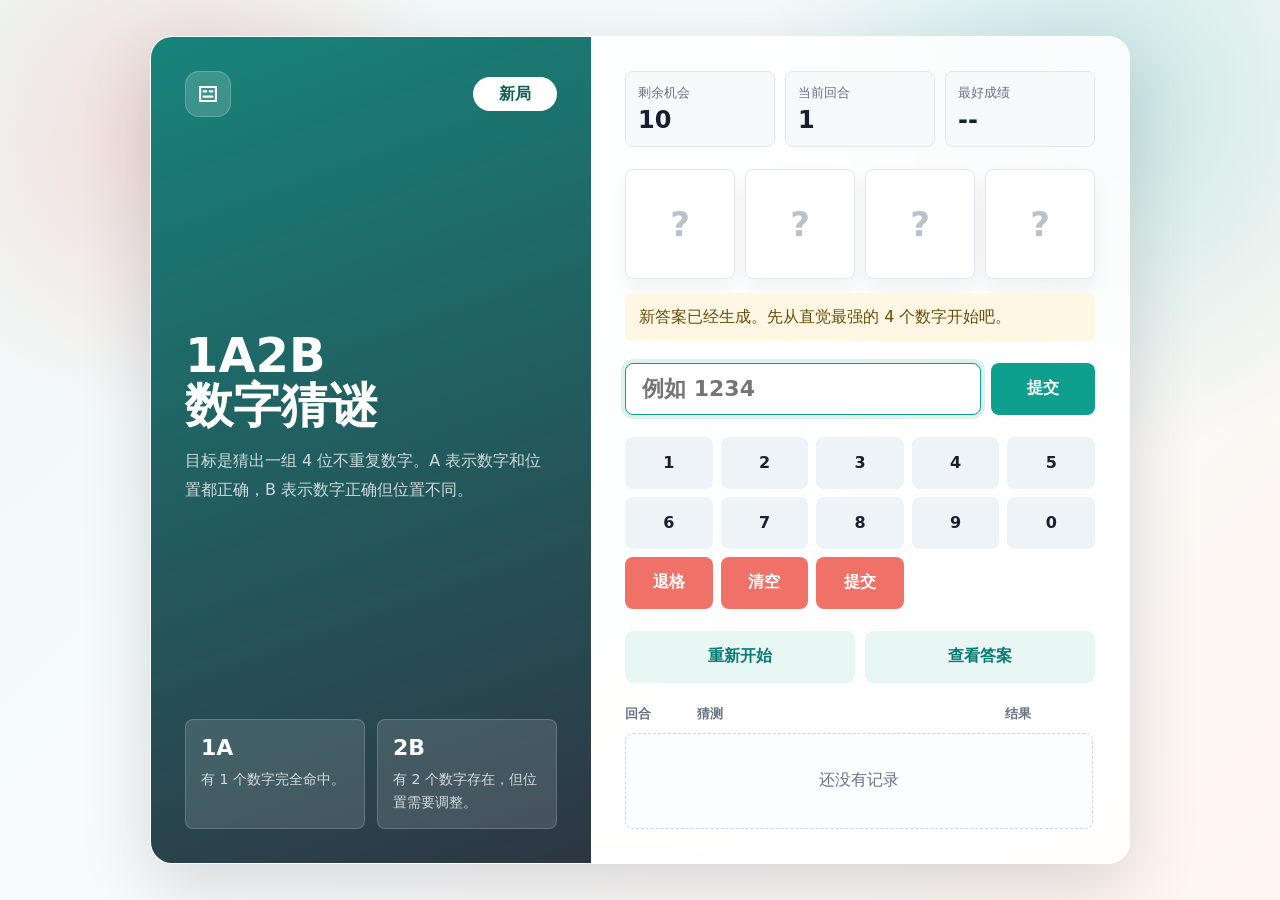
<file: 1A2B.html>
<!doctype html>
<html lang="zh-CN">
  <head>
    <meta charset="utf-8">
    <meta name="viewport" content="width=device-width, initial-scale=1">
    <title>1A2B 数字猜谜</title>
    <style>
      :root {
        --ink: #17202f;
        --muted: #687284;
        --line: #dfe7ef;
        --panel: #ffffff;
        --panel-soft: #f7fafc;
        --teal: #0f9f8f;
        --teal-dark: #087c72;
        --coral: #f07167;
        --gold: #f4b942;
        --violet: #6c63ff;
        --shadow: 0 22px 70px rgba(22, 32, 47, 0.16);
        font-family: Inter, ui-sans-serif, system-ui, -apple-system, BlinkMacSystemFont, "PingFang SC", "Microsoft YaHei", sans-serif;
      }

      * {
        box-sizing: border-box;
      }

      body {
        margin: 0;
        min-height: 100vh;
        color: var(--ink);
        background:
          radial-gradient(circle at 14% 16%, rgba(240, 113, 103, 0.22), transparent 18rem),
          radial-gradient(circle at 86% 12%, rgba(15, 159, 143, 0.2), transparent 22rem),
          linear-gradient(135deg, #eef8f6 0%, #f8fbfd 46%, #fff6ef 100%);
      }

      button,
      input {
        font: inherit;
      }

      button {
        border: 0;
        cursor: pointer;
      }

      .sr-only {
        position: absolute;
        width: 1px;
        height: 1px;
        overflow: hidden;
        clip: rect(0, 0, 0, 0);
        white-space: nowrap;
      }

      .page {
        min-height: 100vh;
        display: grid;
        place-items: center;
        padding: 28px;
      }

      .game {
        width: min(100%, 980px);
        display: grid;
        grid-template-columns: minmax(300px, 0.9fr) minmax(320px, 1.1fr);
        overflow: hidden;
        border: 1px solid rgba(255, 255, 255, 0.86);
        border-radius: 22px;
        background: rgba(255, 255, 255, 0.86);
        box-shadow: var(--shadow);
        backdrop-filter: blur(20px);
      }

      .intro {
        position: relative;
        min-height: 640px;
        display: grid;
        align-content: space-between;
        gap: 28px;
        overflow: hidden;
        padding: 34px;
        color: #fff;
        background:
          linear-gradient(160deg, rgba(8, 124, 114, 0.94), rgba(23, 32, 47, 0.9)),
          url("data:image/svg+xml,%3Csvg xmlns='http://www.w3.org/2000/svg' width='720' height='720' viewBox='0 0 720 720'%3E%3Cg fill='none' stroke='%23ffffff' stroke-opacity='.22' stroke-width='2'%3E%3Cpath d='M72 120h576v384H72z'/%3E%3Cpath d='M72 216h576M72 312h576M72 408h576M216 120v384M360 120v384M504 120v384'/%3E%3C/g%3E%3Cg fill='%23ffffff' fill-opacity='.2'%3E%3Ccircle cx='166' cy='168' r='30'/%3E%3Ccircle cx='360' cy='360' r='42'/%3E%3Ccircle cx='552' cy='456' r='28'/%3E%3C/g%3E%3C/svg%3E");
        background-size: cover;
      }

      .brand {
        display: flex;
        align-items: center;
        justify-content: space-between;
        gap: 18px;
      }

      .logo {
        width: 46px;
        height: 46px;
        display: grid;
        place-items: center;
        border-radius: 14px;
        background: rgba(255, 255, 255, 0.16);
        box-shadow: inset 0 0 0 1px rgba(255, 255, 255, 0.2);
      }

      .logo svg {
        width: 28px;
        height: 28px;
      }

      .round {
        min-width: 84px;
        height: 34px;
        border-radius: 999px;
        color: #0d5f57;
        background: #fff;
        font-weight: 800;
      }

      h1 {
        margin: 0;
        font-size: 48px;
        line-height: 1.04;
        letter-spacing: 0;
      }

      .intro p {
        max-width: 34rem;
        margin: 16px 0 0;
        color: rgba(255, 255, 255, 0.78);
        line-height: 1.8;
      }

      .rule-grid {
        display: grid;
        grid-template-columns: repeat(2, 1fr);
        gap: 12px;
      }

      .rule {
        min-height: 96px;
        padding: 16px;
        border-radius: 8px;
        background: rgba(255, 255, 255, 0.12);
        box-shadow: inset 0 0 0 1px rgba(255, 255, 255, 0.18);
      }

      .rule strong {
        display: block;
        margin-bottom: 8px;
        font-size: 22px;
      }

      .rule span {
        color: rgba(255, 255, 255, 0.78);
        font-size: 14px;
        line-height: 1.6;
      }

      .board {
        display: grid;
        gap: 22px;
        align-content: start;
        padding: 34px;
      }

      .status {
        display: grid;
        grid-template-columns: repeat(3, 1fr);
        gap: 10px;
      }

      .stat {
        min-height: 74px;
        display: grid;
        align-content: center;
        gap: 4px;
        padding: 12px;
        border: 1px solid var(--line);
        border-radius: 8px;
        background: var(--panel-soft);
      }

      .stat span {
        color: var(--muted);
        font-size: 13px;
      }

      .stat strong {
        font-size: 24px;
      }

      .display {
        display: grid;
        gap: 14px;
      }

      .digits {
        display: grid;
        grid-template-columns: repeat(4, minmax(56px, 1fr));
        gap: 10px;
      }

      .digit {
        aspect-ratio: 1;
        display: grid;
        place-items: center;
        border: 1px solid var(--line);
        border-radius: 8px;
        background: #fff;
        color: var(--ink);
        font-size: 34px;
        font-weight: 850;
        box-shadow: 0 10px 20px rgba(22, 32, 47, 0.06);
      }

      .digit.empty {
        color: #b8c1cc;
      }

      .message {
        min-height: 48px;
        display: flex;
        align-items: center;
        justify-content: space-between;
        gap: 12px;
        border-radius: 8px;
        background: #fff7e4;
        color: #684b07;
        padding: 12px 14px;
        line-height: 1.5;
      }

      .message.win {
        background: #e8f7f4;
        color: #075a52;
      }

      .message.lose {
        background: #fff0ef;
        color: #8b2c25;
      }

      .actions {
        display: grid;
        grid-template-columns: 1fr auto;
        gap: 10px;
      }

      input {
        width: 100%;
        min-width: 0;
        height: 52px;
        border: 1px solid var(--line);
        border-radius: 8px;
        background: #fff;
        color: var(--ink);
        padding: 0 16px;
        font-size: 22px;
        font-weight: 750;
        outline: 0;
      }

      input:focus {
        border-color: var(--teal);
        box-shadow: 0 0 0 4px rgba(15, 159, 143, 0.14);
      }

      .primary,
      .secondary,
      .key {
        min-height: 52px;
        border-radius: 8px;
        font-weight: 800;
      }

      .primary {
        min-width: 104px;
        color: #fff;
        background: var(--teal);
      }

      .primary:disabled {
        cursor: not-allowed;
        background: #aeb9c4;
      }

      .secondary {
        color: var(--teal-dark);
        background: #e8f7f4;
      }

      .utility {
        display: grid;
        grid-template-columns: repeat(2, 1fr);
        gap: 10px;
      }

      .keys {
        display: grid;
        grid-template-columns: repeat(5, 1fr);
        gap: 8px;
      }

      .key {
        background: #edf3f7;
        color: var(--ink);
      }

      .key.action {
        color: #fff;
        background: var(--coral);
      }

      .history {
        display: grid;
        gap: 10px;
      }

      .history-head,
      .guess {
        display: grid;
        grid-template-columns: 62px 1fr 90px;
        align-items: center;
        gap: 10px;
      }

      .history-head {
        color: var(--muted);
        font-size: 13px;
        font-weight: 800;
      }

      .history-list {
        max-height: 230px;
        display: grid;
        gap: 8px;
        overflow-y: auto;
        padding-right: 2px;
      }

      .guess {
        min-height: 48px;
        border: 1px solid var(--line);
        border-radius: 8px;
        background: #fff;
        padding: 9px 12px;
      }

      .guess code {
        font-size: 20px;
        font-weight: 850;
      }

      .result {
        justify-self: end;
        display: inline-flex;
        align-items: center;
        justify-content: center;
        min-width: 72px;
        height: 32px;
        border-radius: 999px;
        color: #fff;
        background: var(--violet);
        font-weight: 850;
      }

      .empty-history {
        min-height: 96px;
        display: grid;
        place-items: center;
        border: 1px dashed #cbd6df;
        border-radius: 8px;
        color: var(--muted);
        background: #fbfdfe;
      }

      @media (max-width: 820px) {
        .page {
          padding: 14px;
          place-items: stretch;
        }

        .game {
          grid-template-columns: 1fr;
        }

        .intro {
          min-height: auto;
          padding: 26px;
        }

        h1 {
          font-size: 38px;
        }

        .board {
          padding: 22px;
        }
      }

      @media (max-width: 480px) {
        .status,
        .rule-grid {
          grid-template-columns: 1fr;
        }

        .actions,
        .utility {
          grid-template-columns: 1fr;
        }

        .keys {
          grid-template-columns: repeat(3, 1fr);
        }

        .digit {
          font-size: 28px;
        }
      }
    </style>
  </head>
  <body>
    <main class="page">
      <section class="game" aria-label="1A2B 数字猜谜游戏">
        <aside class="intro">
          <div class="brand">
            <div class="logo" aria-hidden="true">
              <svg viewBox="0 0 32 32" fill="none" role="img">
                <path d="M7 8h18v16H7z" stroke="white" stroke-width="2.4" />
                <path d="M11 13h3M18 13h3M11 19h10" stroke="white" stroke-width="2.4" stroke-linecap="round" />
              </svg>
            </div>
            <button class="round" type="button" id="newGameTop">新局</button>
          </div>

          <div>
            <h1>1A2B<br>数字猜谜</h1>
            <p>目标是猜出一组 4 位不重复数字。A 表示数字和位置都正确，B 表示数字正确但位置不同。</p>
          </div>

          <div class="rule-grid" aria-label="计分规则">
            <div class="rule">
              <strong>1A</strong>
              <span>有 1 个数字完全命中。</span>
            </div>
            <div class="rule">
              <strong>2B</strong>
              <span>有 2 个数字存在，但位置需要调整。</span>
            </div>
          </div>
        </aside>

        <section class="board">
          <div class="status" aria-label="游戏状态">
            <div class="stat">
              <span>剩余机会</span>
              <strong id="triesLeft">10</strong>
            </div>
            <div class="stat">
              <span>当前回合</span>
              <strong id="roundNow">1</strong>
            </div>
            <div class="stat">
              <span>最好成绩</span>
              <strong id="bestScore">--</strong>
            </div>
          </div>

          <div class="display">
            <div class="digits" aria-label="当前输入">
              <div class="digit empty" data-slot>?</div>
              <div class="digit empty" data-slot>?</div>
              <div class="digit empty" data-slot>?</div>
              <div class="digit empty" data-slot>?</div>
            </div>
            <div class="message" id="message">
              <span>输入 4 个不重复数字，看看这次能不能一眼看穿。</span>
            </div>
          </div>

          <form class="actions" id="guessForm">
            <label>
              <span class="sr-only">输入猜测</span>
              <input id="guessInput" inputmode="numeric" autocomplete="off" maxlength="4" placeholder="例如 1234" aria-label="输入四位不重复数字">
            </label>
            <button class="primary" type="submit" id="submitGuess">提交</button>
          </form>

          <div class="keys" aria-label="数字键盘">
            <button class="key" type="button" data-key="1">1</button>
            <button class="key" type="button" data-key="2">2</button>
            <button class="key" type="button" data-key="3">3</button>
            <button class="key" type="button" data-key="4">4</button>
            <button class="key" type="button" data-key="5">5</button>
            <button class="key" type="button" data-key="6">6</button>
            <button class="key" type="button" data-key="7">7</button>
            <button class="key" type="button" data-key="8">8</button>
            <button class="key" type="button" data-key="9">9</button>
            <button class="key" type="button" data-key="0">0</button>
            <button class="key action" type="button" data-key="back">退格</button>
            <button class="key action" type="button" data-key="clear">清空</button>
            <button class="key action" type="button" data-key="enter">提交</button>
          </div>

          <div class="utility">
            <button class="secondary" type="button" id="restartButton">重新开始</button>
            <button class="secondary" type="button" id="revealButton">查看答案</button>
          </div>

          <section class="history" aria-label="猜测记录">
            <div class="history-head">
              <span>回合</span>
              <span>猜测</span>
              <span>结果</span>
            </div>
            <div class="history-list" id="historyList">
              <div class="empty-history">还没有记录</div>
            </div>
          </section>
        </section>
      </section>
    </main>

    <script>
      const maxTries = 10;
      const input = document.querySelector("#guessInput");
      const form = document.querySelector("#guessForm");
      const message = document.querySelector("#message");
      const historyList = document.querySelector("#historyList");
      const triesLeft = document.querySelector("#triesLeft");
      const roundNow = document.querySelector("#roundNow");
      const bestScore = document.querySelector("#bestScore");
      const submitGuess = document.querySelector("#submitGuess");
      const slots = [...document.querySelectorAll("[data-slot]")];

      let answer = "";
      let guesses = [];
      let finished = false;

      function makeAnswer() {
        const pool = ["0", "1", "2", "3", "4", "5", "6", "7", "8", "9"];
        let value = "";

        while (value.length < 4) {
          const index = Math.floor(Math.random() * pool.length);
          value += pool.splice(index, 1)[0];
        }

        return value;
      }

      function getBest() {
        try {
          return localStorage.getItem("oneA_twoB_best");
        } catch {
          return null;
        }
      }

      function setBest(score) {
        const oldBest = getBest();
        if (!oldBest || score < Number(oldBest)) {
          try {
            localStorage.setItem("oneA_twoB_best", String(score));
          } catch {
            return;
          }
        }
      }

      function renderBest() {
        const best = getBest();
        bestScore.textContent = best ? `${best} 次` : "--";
      }

      function cleanValue(value) {
        return value.replace(/\D/g, "").slice(0, 4);
      }

      function hasUniqueDigits(value) {
        return new Set(value).size === value.length;
      }

      function validate(value) {
        if (value.length !== 4) return "请输入 4 位数字。";
        if (!hasUniqueDigits(value)) return "每个数字只能出现一次。";
        if (guesses.some((guess) => guess.value === value)) return "这组数字已经猜过了。";
        return "";
      }

      function scoreGuess(value) {
        let a = 0;
        let b = 0;

        [...value].forEach((digit, index) => {
          if (answer[index] === digit) {
            a += 1;
          } else if (answer.includes(digit)) {
            b += 1;
          }
        });

        return { a, b };
      }

      function renderSlots() {
        const value = input.value;
        slots.forEach((slot, index) => {
          const digit = value[index];
          slot.textContent = digit || "?";
          slot.classList.toggle("empty", !digit);
        });
      }

      function renderStatus() {
        triesLeft.textContent = String(maxTries - guesses.length);
        roundNow.textContent = String(Math.min(guesses.length + 1, maxTries));
        submitGuess.disabled = finished;
      }

      function renderHistory() {
        if (guesses.length === 0) {
          historyList.innerHTML = '<div class="empty-history">还没有记录</div>';
          return;
        }

        historyList.innerHTML = guesses
          .map(
            (guess, index) => `
              <article class="guess">
                <span>#${index + 1}</span>
                <code>${guess.value}</code>
                <span class="result">${guess.a}A${guess.b}B</span>
              </article>
            `
          )
          .join("");
        historyList.scrollTop = historyList.scrollHeight;
      }

      function setMessage(text, type = "") {
        message.className = `message ${type}`.trim();
        const label = document.createElement("span");
        label.textContent = text;
        message.replaceChildren(label);
      }

      function resetGame() {
        answer = makeAnswer();
        guesses = [];
        finished = false;
        input.value = "";
        input.disabled = false;
        renderSlots();
        renderHistory();
        renderStatus();
        renderBest();
        setMessage("新答案已经生成。先从直觉最强的 4 个数字开始吧。");
        input.focus();
      }

      function finishGame(type, text) {
        finished = true;
        input.disabled = true;
        renderStatus();
        setMessage(text, type);
      }

      function handleGuess() {
        if (finished) return;

        input.value = cleanValue(input.value);
        const value = input.value;
        const error = validate(value);

        if (error) {
          setMessage(error);
          renderSlots();
          input.focus();
          return;
        }

        const result = scoreGuess(value);
        guesses.push({ value, ...result });
        renderHistory();

        if (result.a === 4) {
          setBest(guesses.length);
          renderBest();
          finishGame("win", `答对了，答案就是 ${answer}。你用了 ${guesses.length} 次。`);
          return;
        }

        if (guesses.length >= maxTries) {
          finishGame("lose", `机会用完了，本局答案是 ${answer}。`);
          return;
        }

        input.value = "";
        renderSlots();
        renderStatus();
        setMessage(`${value} 的结果是 ${result.a}A${result.b}B，还剩 ${maxTries - guesses.length} 次。`);
        input.focus();
      }

      input.addEventListener("input", () => {
        const original = input.value;
        input.value = cleanValue(input.value);
        if (original !== input.value) {
          setMessage("这里只收数字。");
        }
        renderSlots();
      });

      form.addEventListener("submit", (event) => {
        event.preventDefault();
        handleGuess();
      });

      document.querySelectorAll("[data-key]").forEach((button) => {
        button.addEventListener("click", () => {
          if (finished) return;
          const key = button.dataset.key;

          if (key === "back") {
            input.value = input.value.slice(0, -1);
          } else if (key === "clear") {
            input.value = "";
          } else if (key === "enter") {
            handleGuess();
            return;
          } else if (!input.value.includes(key) && input.value.length < 4) {
            input.value += key;
          }

          renderSlots();
          input.focus();
        });
      });

      document.querySelector("#restartButton").addEventListener("click", resetGame);
      document.querySelector("#newGameTop").addEventListener("click", resetGame);

      document.querySelector("#revealButton").addEventListener("click", () => {
        if (!finished) {
          finishGame("lose", `答案是 ${answer}。点“重新开始”再来一局。`);
        }
      });

      resetGame();
    </script>
  </body>
</html>
</file>
